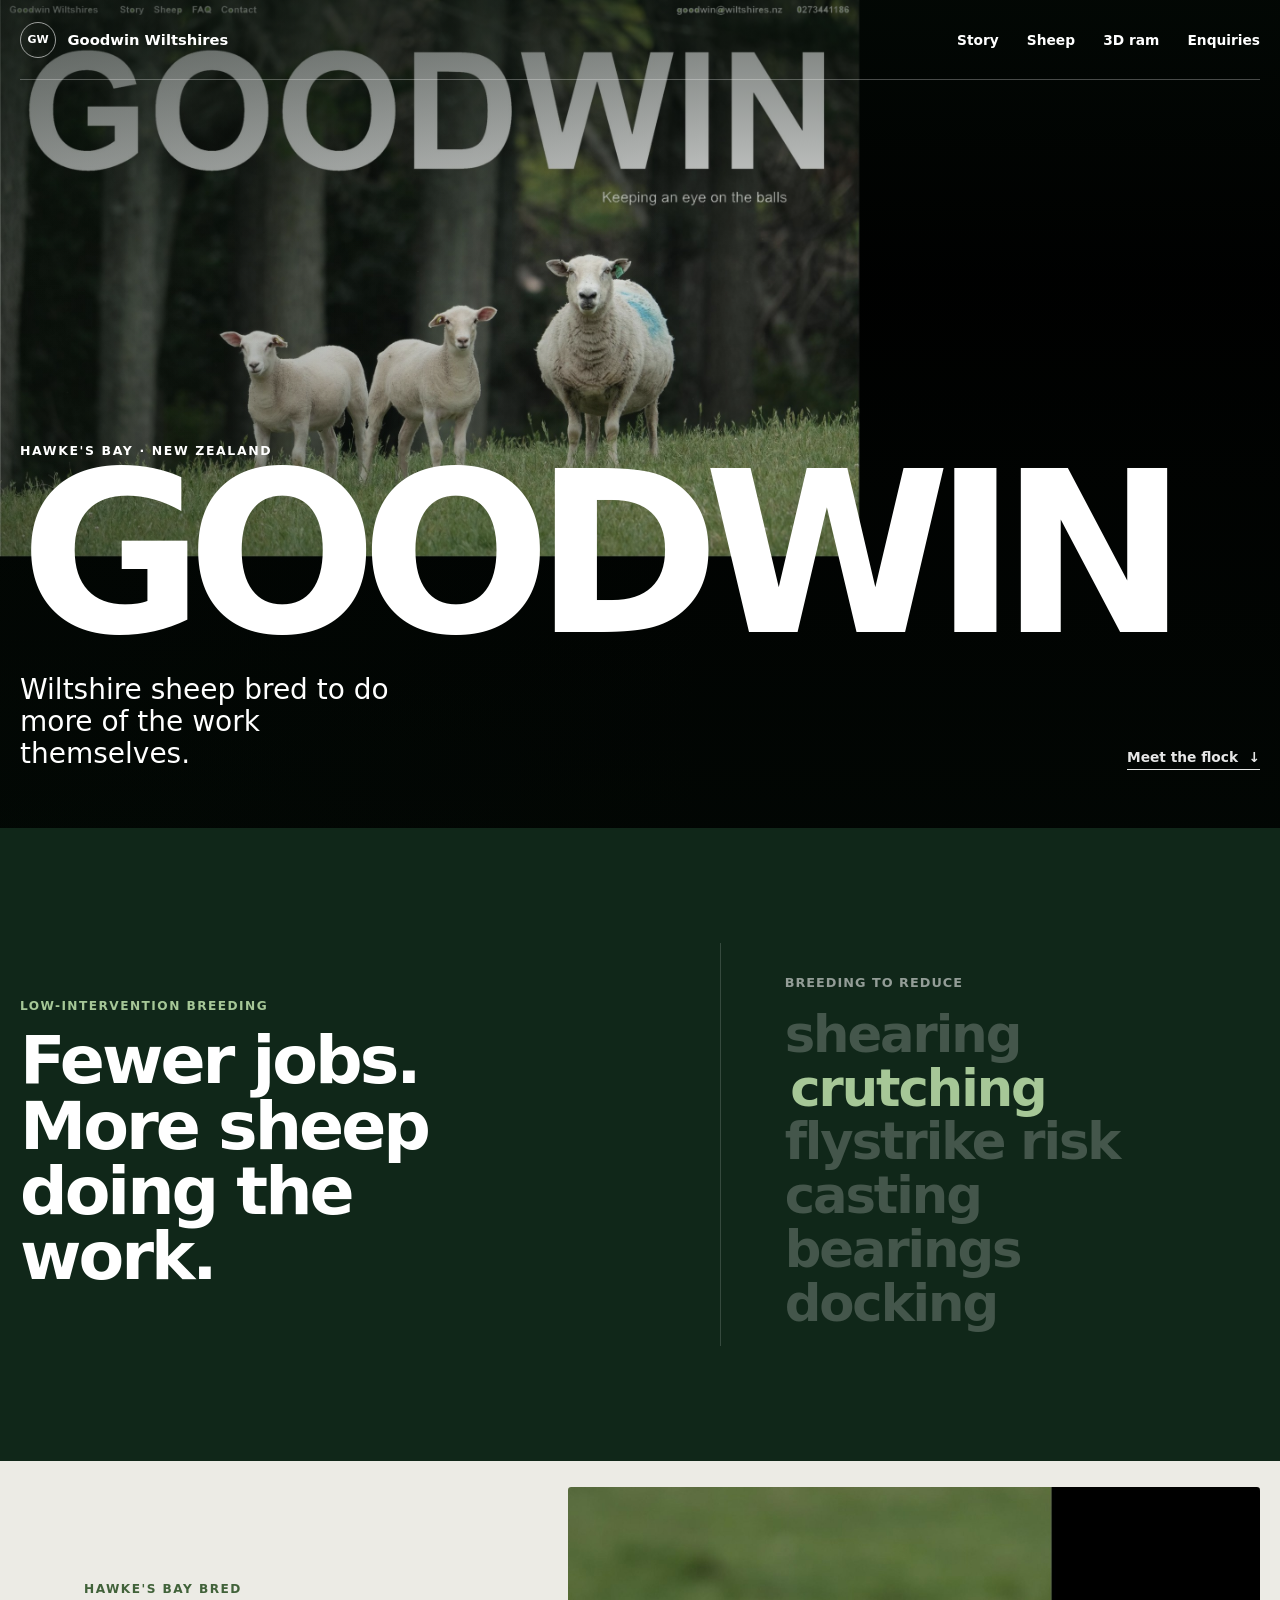
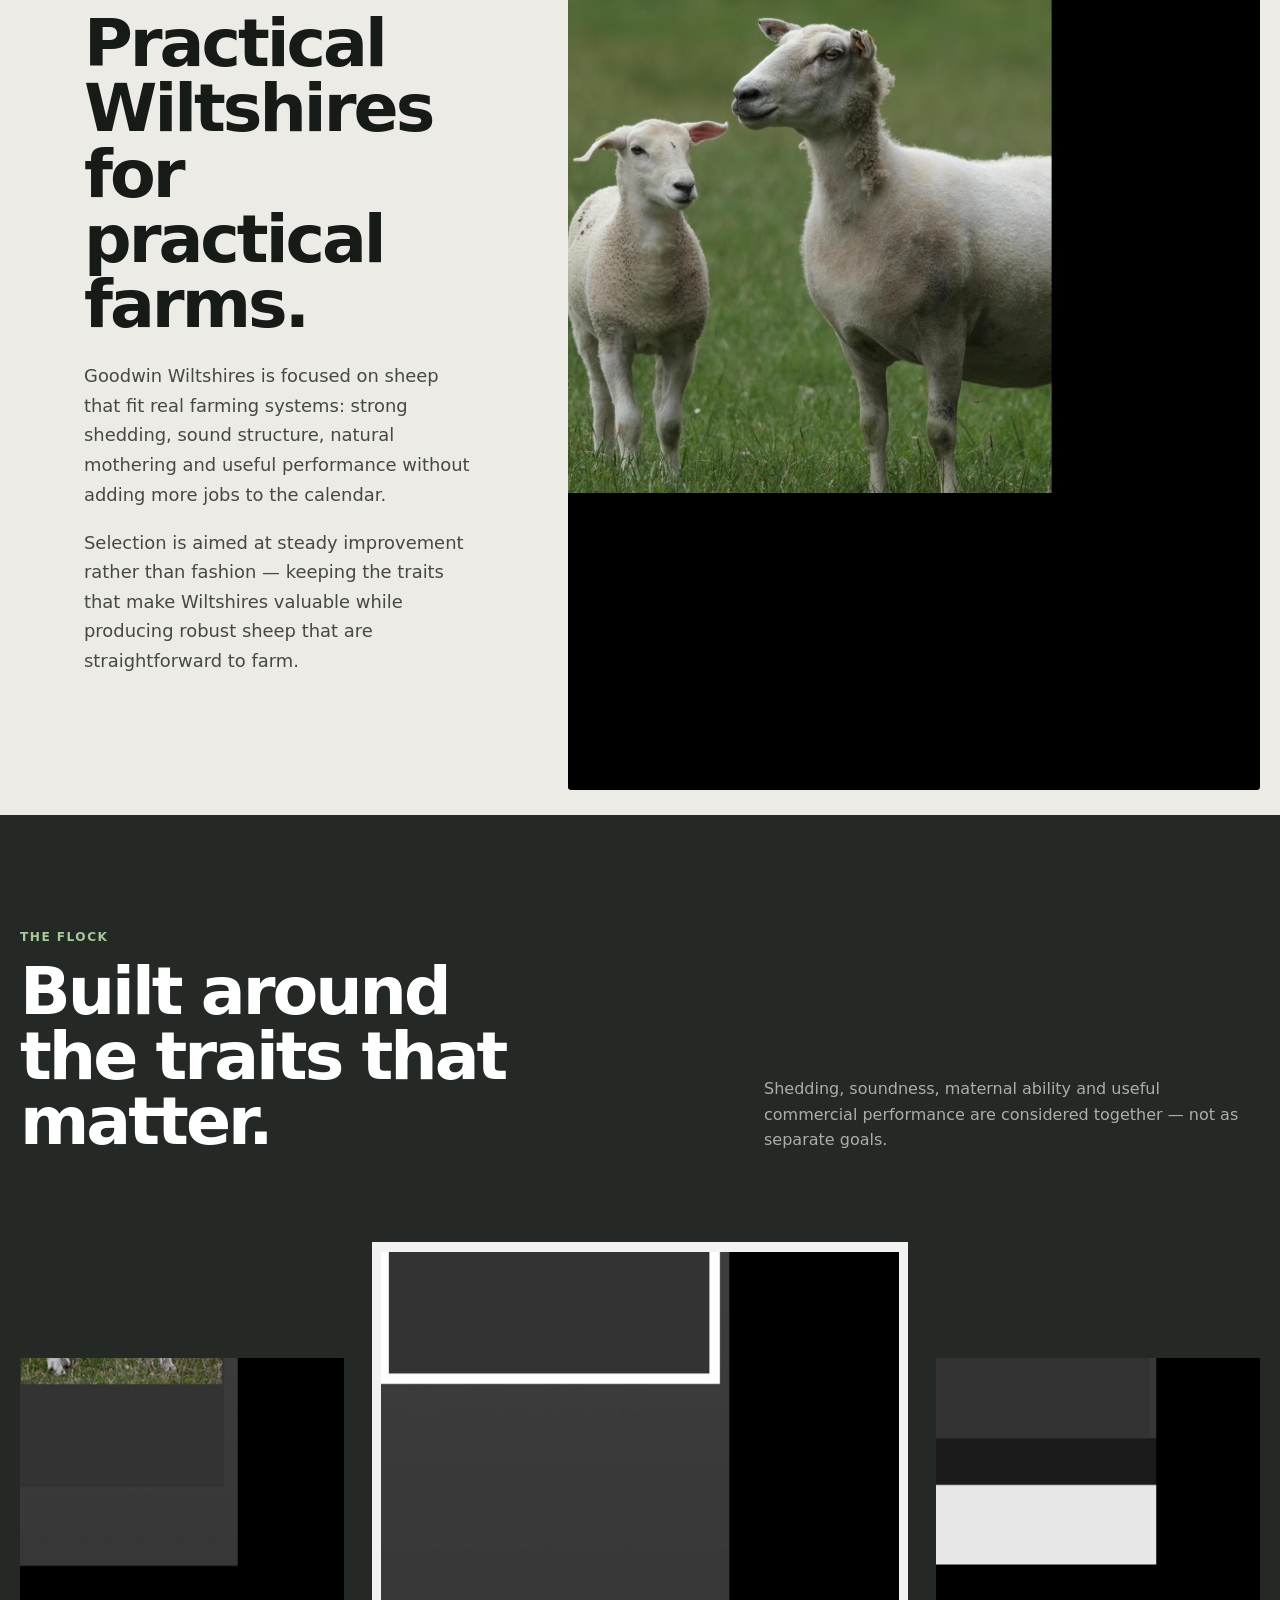
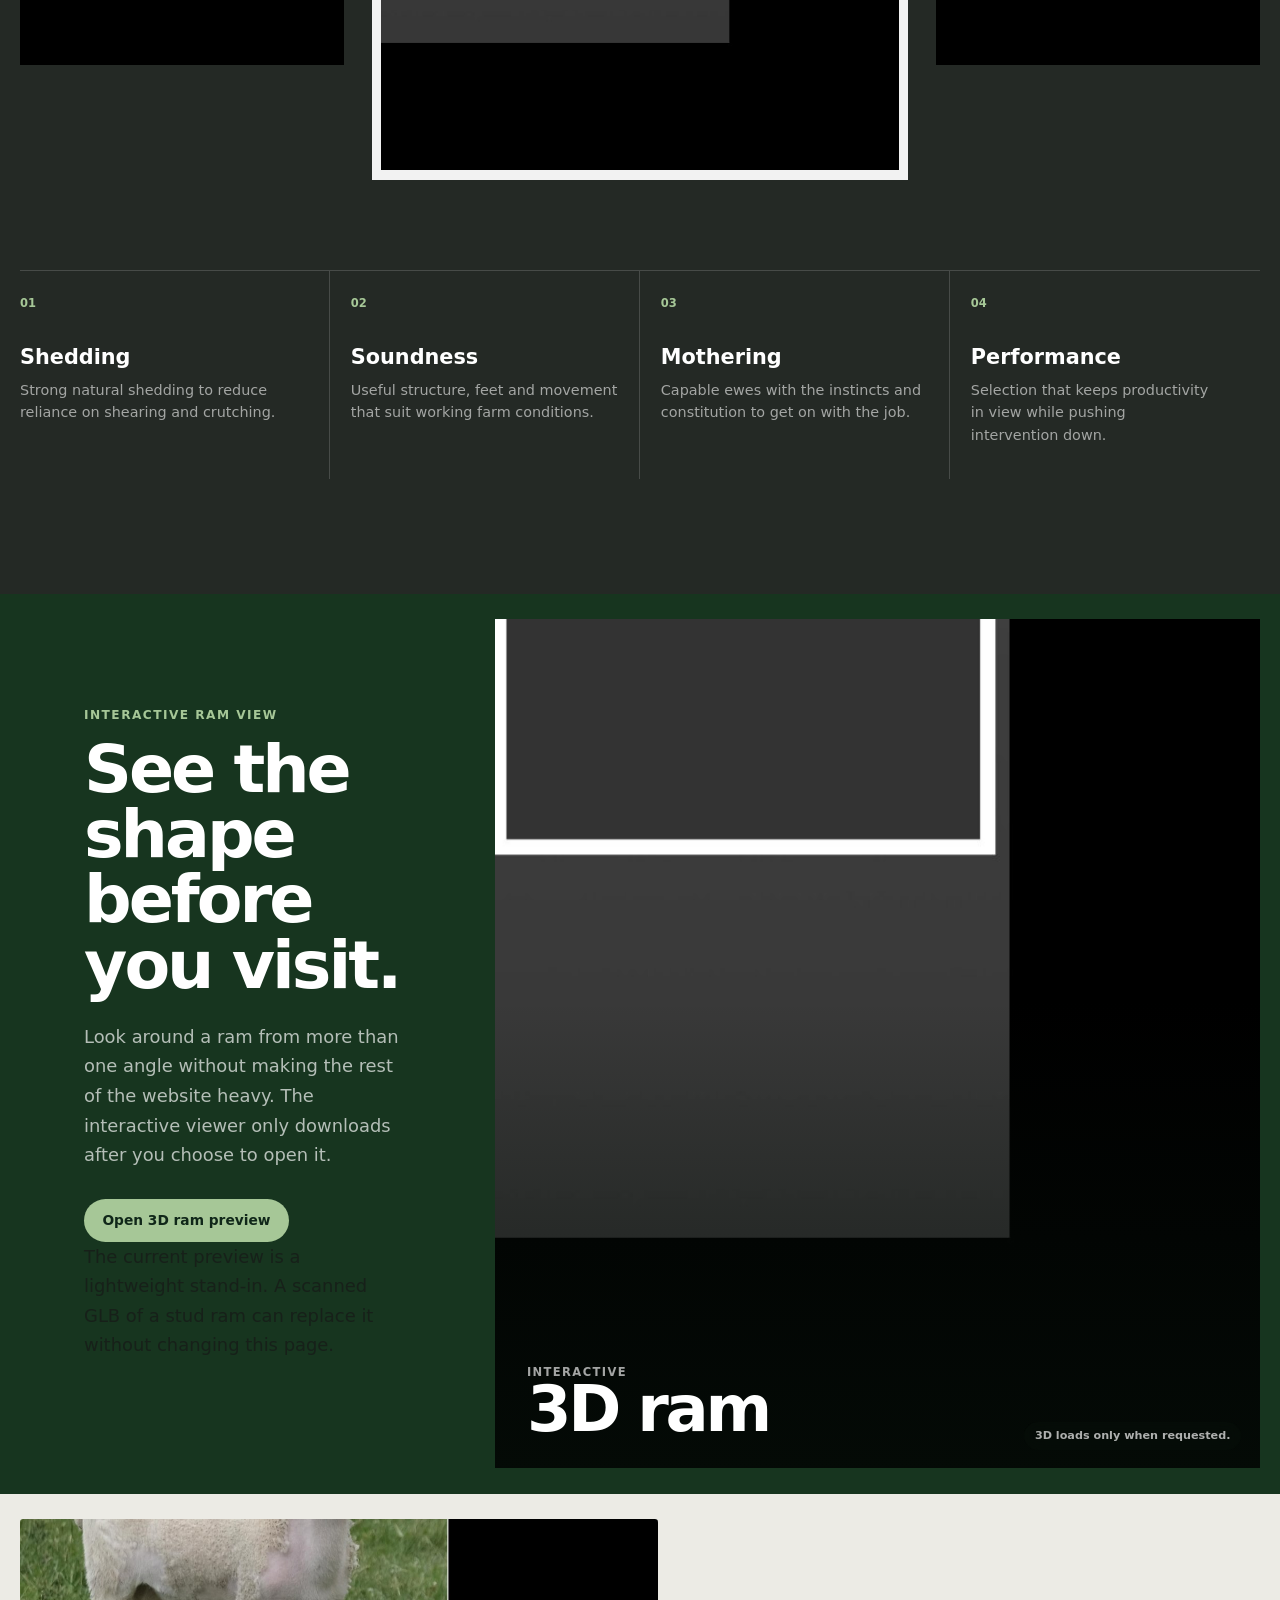
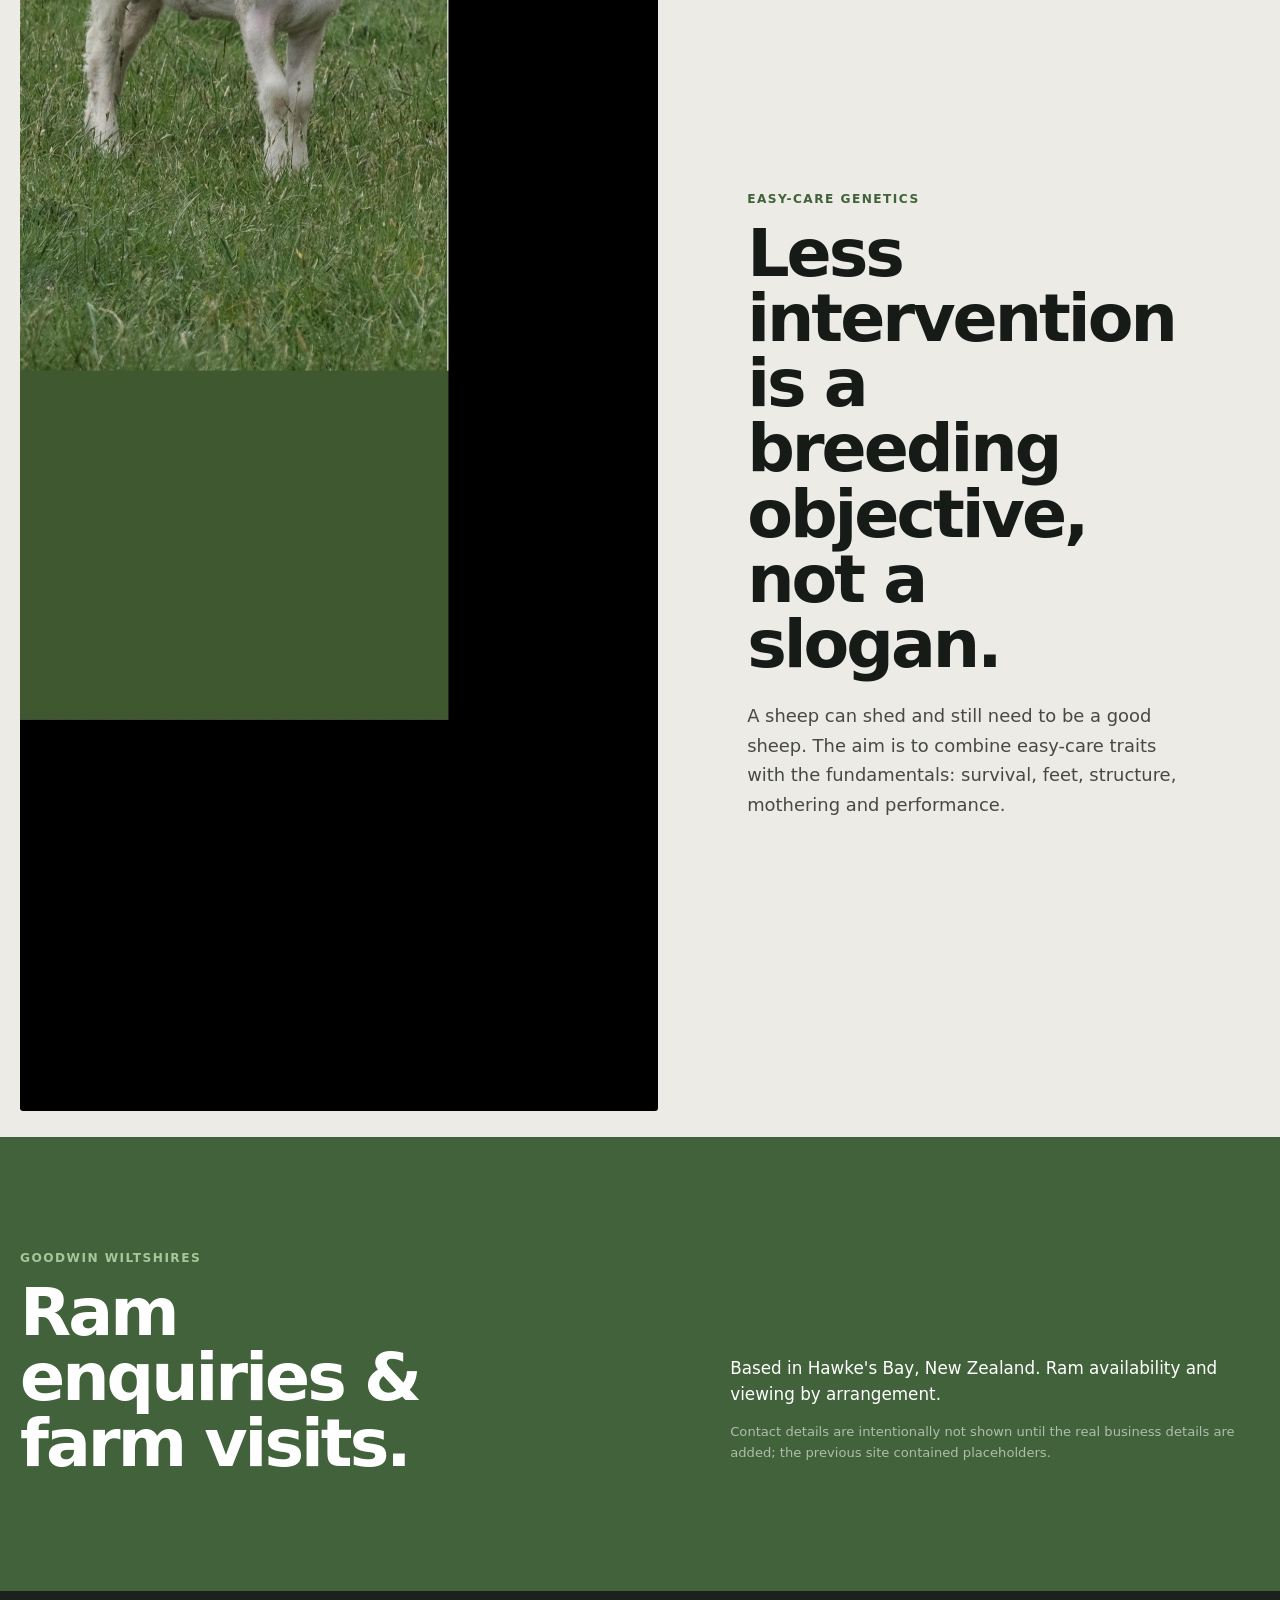
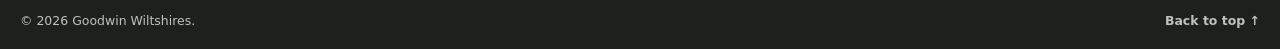
<file: index.html>
<!doctype html>
<html lang="en-NZ">
  <head>
    <meta charset="utf-8">
    <meta name="viewport" content="width=device-width, initial-scale=1">
    <meta name="theme-color" content="#17351f">
    <meta name="description" content="Goodwin Wiltshires — low-intervention Wiltshire sheep bred in Hawke's Bay, New Zealand.">
    <meta name="robots" content="index, follow">
    <meta property="og:type" content="website">
    <meta property="og:title" content="Goodwin Wiltshires | Hawke's Bay">
    <meta property="og:description" content="Shedding Wiltshire sheep bred for soundness, practical farming and fewer interventions.">
    <meta property="og:locale" content="en_NZ">
    <title>Goodwin Wiltshires | Hawke's Bay</title>
    <link rel="icon" href="favicon.svg" type="image/svg+xml">
    <link rel="preload" as="image" href="assets/hero-sheep.jpg" fetchpriority="high">
    <link rel="stylesheet" href="styles.css">
    <script type="application/ld+json">
      {
        "@context": "https://schema.org",
        "@type": "Organization",
        "name": "Goodwin Wiltshires",
        "url": "https://bgoo022.github.io/wiltshires/",
        "description": "Wiltshire sheep stud in Hawke's Bay, New Zealand.",
        "areaServed": "Hawke's Bay, New Zealand"
      }
    </script>
    <script type="importmap">
      {
        "imports": {
          "three": "./vendor/three/three.module.js"
        }
      }
    </script>
  </head>
  <body>
    <a class="skip-link" href="#main">Skip to content</a>

    <header class="hero" id="home">
      <nav class="site-nav" aria-label="Primary navigation">
        <a href="#home" class="brand" aria-label="Goodwin Wiltshires home">
          <span class="brand-mark" aria-hidden="true">GW</span>
          <span>Goodwin Wiltshires</span>
        </a>

        <button class="nav-toggle" type="button" aria-expanded="false" aria-controls="nav-links">
          <span class="sr-only">Open navigation</span>
          <span aria-hidden="true"></span>
          <span aria-hidden="true"></span>
        </button>

        <div class="nav-links" id="nav-links">
          <a href="#story">Story</a>
          <a href="#sheep">Sheep</a>
          <a href="#viewer">3D ram</a>
          <a href="#enquiries">Enquiries</a>
        </div>
      </nav>

      <div class="hero-shade" aria-hidden="true"></div>
      <div class="hero-content">
        <p class="hero-kicker">Hawke's Bay · New Zealand</p>
        <h1>GOODWIN</h1>
        <div class="hero-lower">
          <p class="hero-lead">Wiltshire sheep bred to do more of the work themselves.</p>
          <a class="text-link light" href="#story">Meet the flock <span aria-hidden="true">↓</span></a>
        </div>
      </div>
    </header>

    <main id="main">
      <section class="promise-section" aria-labelledby="promise-heading">
        <div class="section-shell promise-grid">
          <div>
            <p class="eyebrow light">Low-intervention breeding</p>
            <h2 id="promise-heading">Fewer jobs.<br>More sheep doing the work.</h2>
          </div>
          <div class="promise-wheel" data-promise-wheel>
            <p class="promise-prefix">Breeding to reduce</p>
            <ul class="promise-list">
              <li class="active">shearing</li>
              <li>crutching</li>
              <li>flystrike risk</li>
              <li>casting</li>
              <li>bearings</li>
              <li>docking</li>
            </ul>
          </div>
        </div>
      </section>

      <section class="story-section" id="story">
        <div class="section-shell split-layout">
          <div class="story-copy content-copy">
            <p class="eyebrow">Hawke's Bay bred</p>
            <h2>Practical Wiltshires for practical farms.</h2>
            <p>
              Goodwin Wiltshires is focused on sheep that fit real farming systems: strong shedding,
              sound structure, natural mothering and useful performance without adding more jobs to the calendar.
            </p>
            <p>
              Selection is aimed at steady improvement rather than fashion — keeping the traits that make
              Wiltshires valuable while producing robust sheep that are straightforward to farm.
            </p>
          </div>
          <figure class="media-frame story-image">
            <img src="assets/story-ewe-lamb.jpg" alt="Wiltshire ewe with lamb standing in pasture" loading="lazy" decoding="async">
          </figure>
        </div>
      </section>

      <section class="sheep-section" id="sheep" aria-labelledby="sheep-heading">
        <div class="section-shell">
          <div class="section-heading-row">
            <div>
              <p class="eyebrow light">The flock</p>
              <h2 id="sheep-heading">Built around the traits that matter.</h2>
            </div>
            <p>
              Shedding, soundness, maternal ability and useful commercial performance are considered together —
              not as separate goals.
            </p>
          </div>

          <div class="ram-gallery" aria-label="Goodwin Wiltshires sheep gallery">
            <figure class="gallery-card gallery-small">
              <img src="assets/ram-left.jpg" alt="Wiltshire ram standing side-on in pasture" loading="lazy" decoding="async">
            </figure>
            <figure class="gallery-card gallery-feature">
              <img src="assets/ram-feature.jpg" alt="Feature Wiltshire ram standing in green grass" loading="lazy" decoding="async">
            </figure>
            <figure class="gallery-card gallery-small">
              <img src="assets/flock-right.jpg" alt="Small flock of Wiltshire sheep in a paddock" loading="lazy" decoding="async">
            </figure>
          </div>

          <div class="trait-grid" aria-label="Breeding focus">
            <article><span>01</span><h3>Shedding</h3><p>Strong natural shedding to reduce reliance on shearing and crutching.</p></article>
            <article><span>02</span><h3>Soundness</h3><p>Useful structure, feet and movement that suit working farm conditions.</p></article>
            <article><span>03</span><h3>Mothering</h3><p>Capable ewes with the instincts and constitution to get on with the job.</p></article>
            <article><span>04</span><h3>Performance</h3><p>Selection that keeps productivity in view while pushing intervention down.</p></article>
          </div>
        </div>
      </section>

      <section class="viewer-section" id="viewer" aria-labelledby="viewer-heading">
        <div class="section-shell viewer-grid">
          <div class="viewer-copy content-copy">
            <p class="eyebrow light">Interactive ram view</p>
            <h2 id="viewer-heading">See the shape before you visit.</h2>
            <p>
              Look around a ram from more than one angle without making the rest of the website heavy.
              The interactive viewer only downloads after you choose to open it.
            </p>
            <div class="viewer-actions">
              <button class="button button-primary" type="button" data-load-viewer>Open 3D ram preview</button>
              <button class="button button-quiet" type="button" data-reset-view hidden>Reset view</button>
            </div>
            <p class="viewer-note">The current preview is a lightweight stand-in. A scanned GLB of a stud ram can replace it without changing this page.</p>
          </div>

          <div class="viewer-stage" data-viewer-stage>
            <img class="viewer-poster" src="assets/ram-feature.jpg" alt="Wiltshire ram used as the 3D viewer poster" loading="lazy" decoding="async">
            <div class="viewer-poster-shade" aria-hidden="true"></div>
            <div class="viewer-poster-label" aria-hidden="true">
              <span>Interactive</span>
              <strong>3D ram</strong>
            </div>
            <canvas id="ram-canvas" hidden aria-label="Interactive 3D ram preview. Drag to rotate and scroll to zoom."></canvas>
            <p class="viewer-status" data-viewer-status aria-live="polite">3D loads only when requested.</p>
          </div>
        </div>
      </section>

      <section class="feature-section" aria-labelledby="easy-care-heading">
        <div class="section-shell split-layout reverse-on-mobile">
          <figure class="media-frame feature-image">
            <img src="assets/lamb-feature.jpg" alt="Wiltshire lamb looking toward the camera in a paddock" loading="lazy" decoding="async">
          </figure>
          <div class="feature-copy content-copy">
            <p class="eyebrow">Easy-care genetics</p>
            <h2 id="easy-care-heading">Less intervention is a breeding objective, not a slogan.</h2>
            <p>
              A sheep can shed and still need to be a good sheep. The aim is to combine easy-care traits with
              the fundamentals: survival, feet, structure, mothering and performance.
            </p>
          </div>
        </div>
      </section>

      <section class="enquiries-section" id="enquiries" aria-labelledby="enquiries-heading">
        <div class="section-shell enquiries-grid">
          <div>
            <p class="eyebrow light">Goodwin Wiltshires</p>
            <h2 id="enquiries-heading">Ram enquiries &amp; farm visits.</h2>
          </div>
          <div class="enquiry-copy">
            <p>Based in Hawke's Bay, New Zealand. Ram availability and viewing by arrangement.</p>
            <p class="muted">Contact details are intentionally not shown until the real business details are added; the previous site contained placeholders.</p>
          </div>
        </div>
      </section>
    </main>

    <footer class="site-footer">
      <div class="section-shell footer-row">
        <p>© <span data-year>2026</span> Goodwin Wiltshires.</p>
        <a href="#home">Back to top ↑</a>
      </div>
    </footer>

    <script src="script.js" defer></script>
  </body>
</html>
</file>
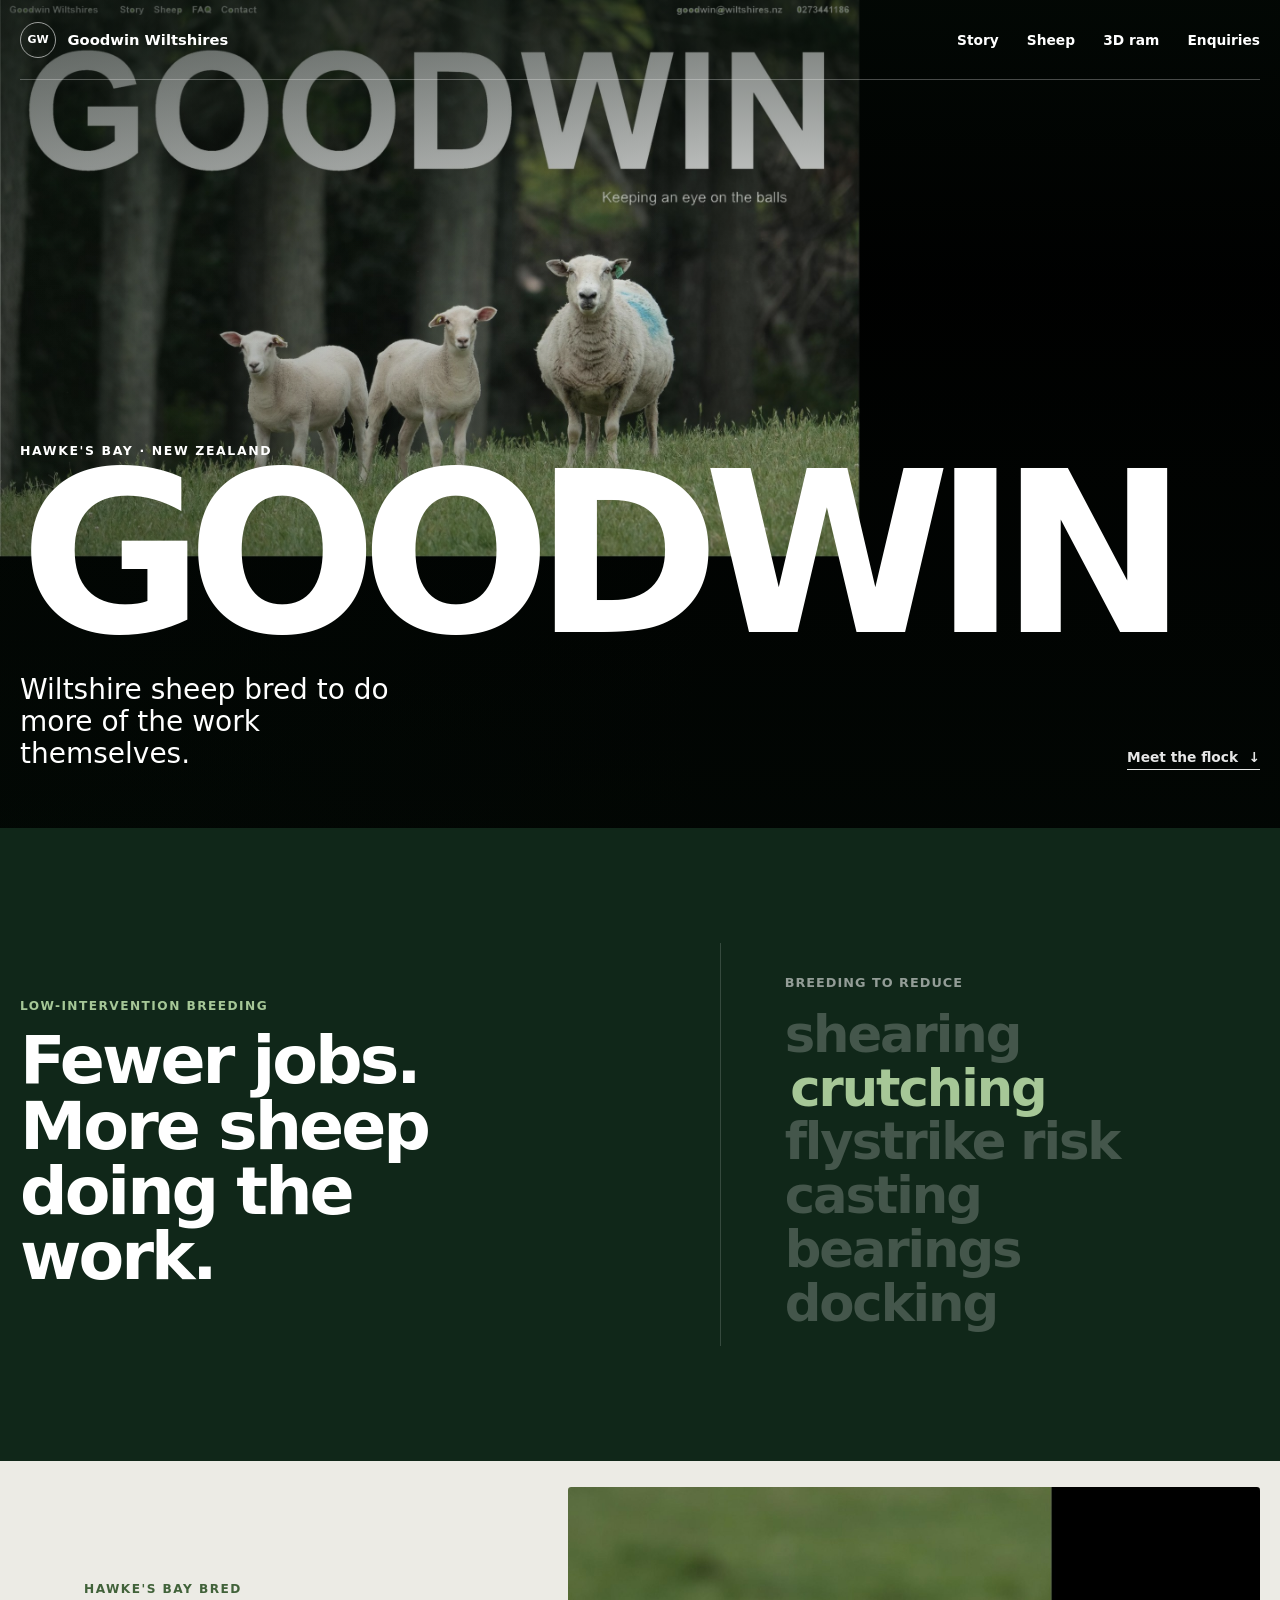
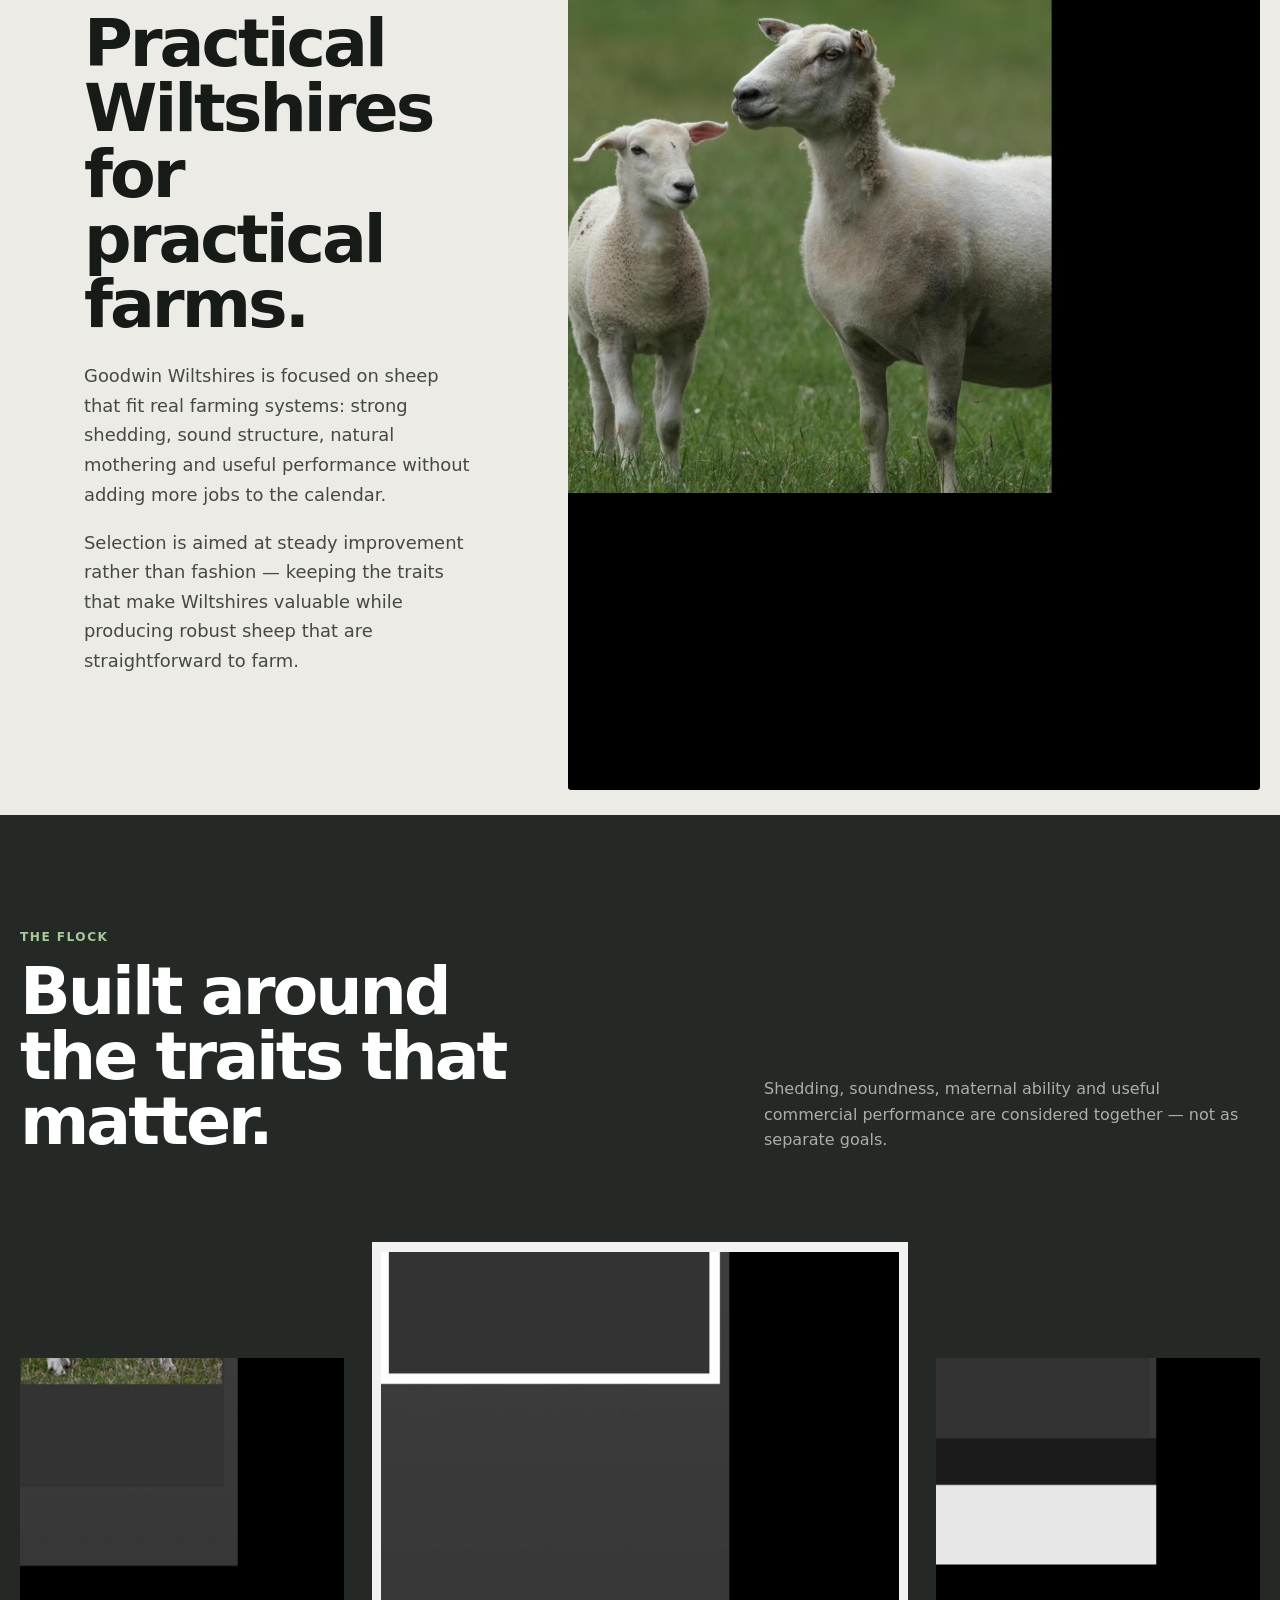
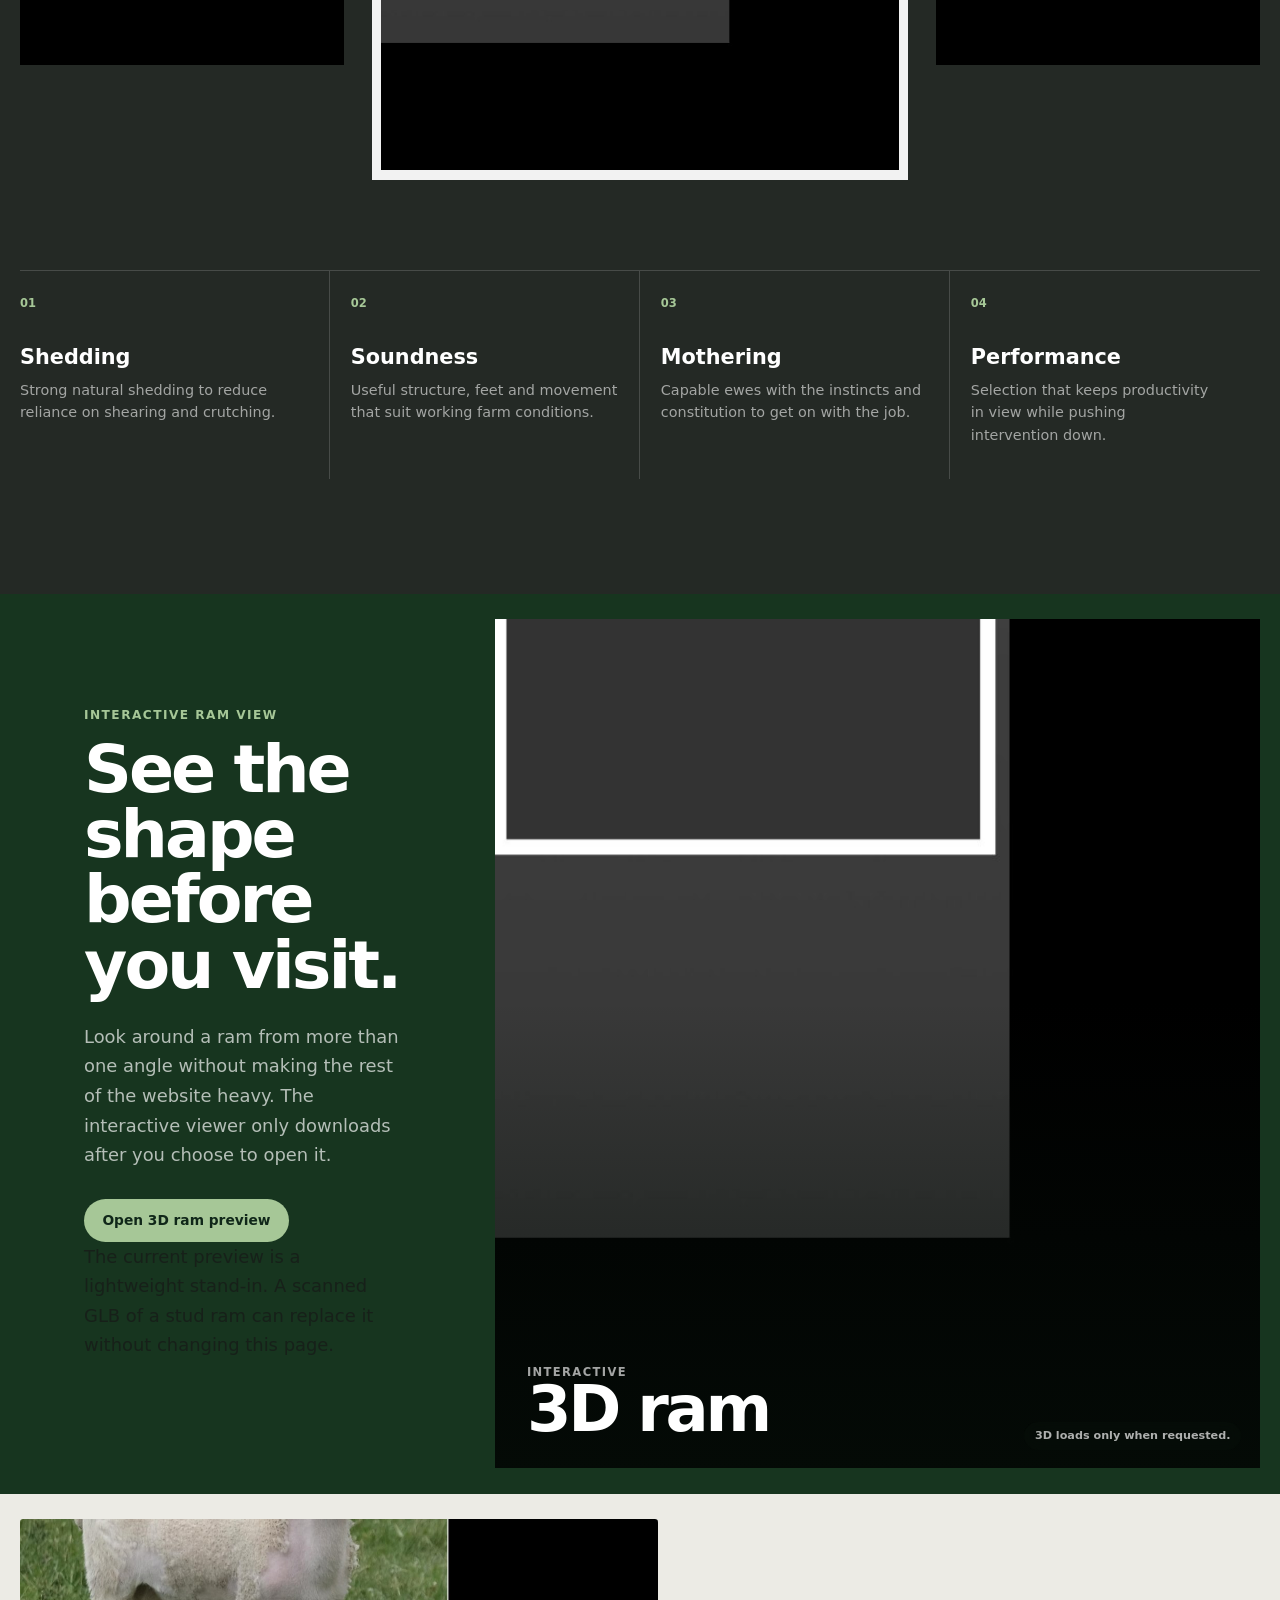
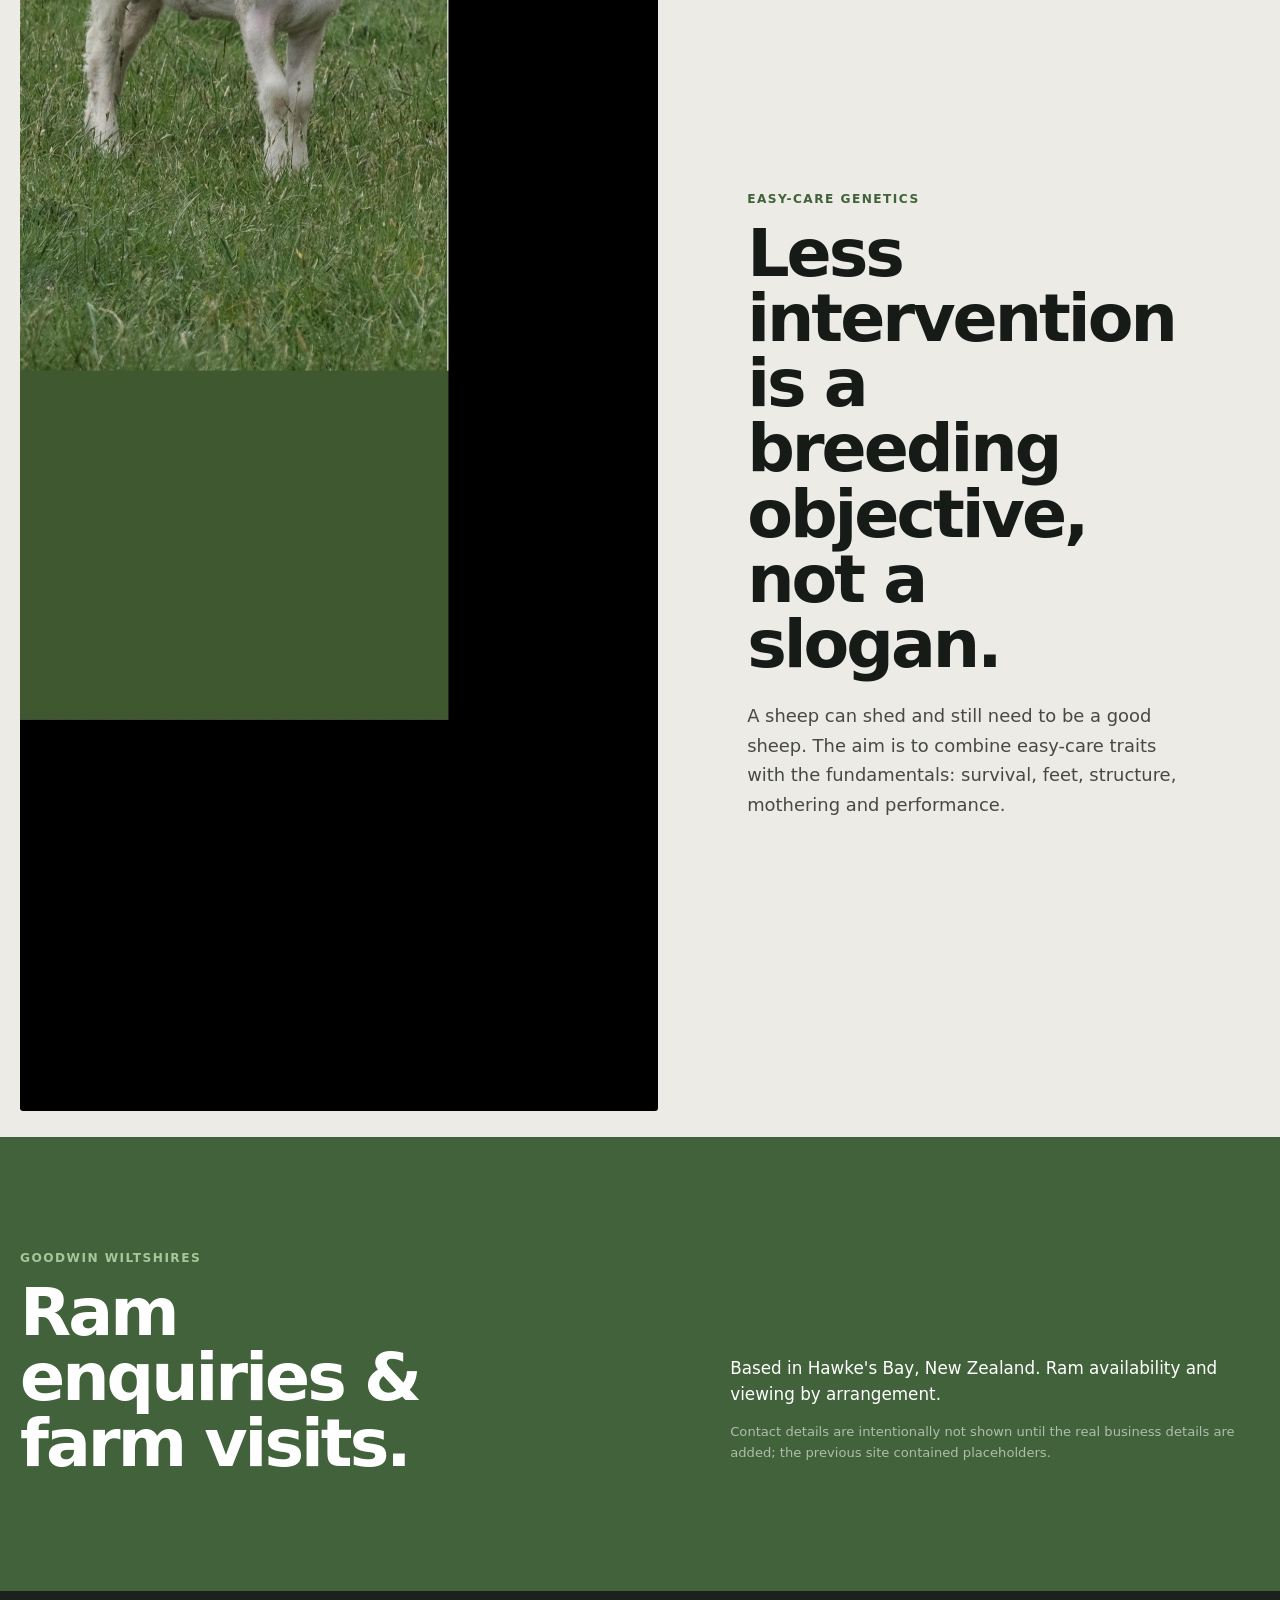
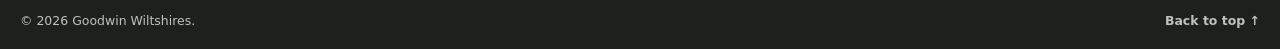
<file: preview/index.html>
<!doctype html>
<html lang="en-NZ">
  <head>
    <meta charset="utf-8">
    <meta name="viewport" content="width=device-width, initial-scale=1">
    <meta name="theme-color" content="#17351f">
    <meta name="description" content="Goodwin Wiltshires — low-intervention Wiltshire sheep bred in Hawke's Bay, New Zealand.">
    <meta name="robots" content="noindex, nofollow">
    <title>Goodwin Wiltshires | Preview</title>
    <link rel="preload" as="image" href="../assets/hero-sheep.jpg" fetchpriority="high">
    <link rel="stylesheet" href="styles.css">
    <script type="importmap">
      {
        "imports": {
          "three": "../vendor/three/three.module.js"
        }
      }
    </script>
  </head>
  <body>
    <a class="skip-link" href="#main">Skip to content</a>

    <header class="hero" id="home">
      <nav class="site-nav" aria-label="Primary navigation">
        <a href="#home" class="brand" aria-label="Goodwin Wiltshires home">
          <span class="brand-mark" aria-hidden="true">GW</span>
          <span>Goodwin Wiltshires</span>
        </a>

        <button class="nav-toggle" type="button" aria-expanded="false" aria-controls="nav-links">
          <span class="sr-only">Open navigation</span>
          <span aria-hidden="true"></span>
          <span aria-hidden="true"></span>
        </button>

        <div class="nav-links" id="nav-links">
          <a href="#story">Story</a>
          <a href="#sheep">Sheep</a>
          <a href="#viewer">3D ram</a>
          <a href="#enquiries">Enquiries</a>
        </div>
      </nav>

      <div class="hero-shade" aria-hidden="true"></div>
      <div class="hero-content">
        <p class="hero-kicker">Hawke's Bay · New Zealand</p>
        <h1>GOODWIN</h1>
        <div class="hero-lower">
          <p class="hero-lead">Wiltshire sheep bred to do more of the work themselves.</p>
          <a class="text-link light" href="#story">Meet the flock <span aria-hidden="true">↓</span></a>
        </div>
      </div>
    </header>

    <main id="main">
      <section class="promise-section" aria-labelledby="promise-heading">
        <div class="section-shell promise-grid">
          <div>
            <p class="eyebrow light">Low-intervention breeding</p>
            <h2 id="promise-heading">Fewer jobs.<br>More sheep doing the work.</h2>
          </div>
          <div class="promise-wheel" data-promise-wheel>
            <p class="promise-prefix">Breeding to reduce</p>
            <ul class="promise-list">
              <li class="active">shearing</li>
              <li>crutching</li>
              <li>flystrike risk</li>
              <li>casting</li>
              <li>bearings</li>
              <li>docking</li>
            </ul>
          </div>
        </div>
      </section>

      <section class="story-section" id="story">
        <div class="section-shell split-layout">
          <div class="story-copy content-copy">
            <p class="eyebrow">Hawke's Bay bred</p>
            <h2>Practical Wiltshires for practical farms.</h2>
            <p>
              Goodwin Wiltshires is focused on sheep that fit real farming systems: strong shedding,
              sound structure, natural mothering and useful performance without adding more jobs to the calendar.
            </p>
            <p>
              Selection is aimed at steady improvement rather than fashion — keeping the traits that make
              Wiltshires valuable while producing robust sheep that are straightforward to farm.
            </p>
          </div>
          <figure class="media-frame story-image">
            <img src="../assets/story-ewe-lamb.jpg" alt="Wiltshire ewe with lamb standing in pasture" loading="lazy" decoding="async">
          </figure>
        </div>
      </section>

      <section class="sheep-section" id="sheep" aria-labelledby="sheep-heading">
        <div class="section-shell">
          <div class="section-heading-row">
            <div>
              <p class="eyebrow light">The flock</p>
              <h2 id="sheep-heading">Built around the traits that matter.</h2>
            </div>
            <p>
              Shedding, soundness, maternal ability and useful commercial performance are considered together —
              not as separate goals.
            </p>
          </div>

          <div class="ram-gallery" aria-label="Goodwin Wiltshires sheep gallery">
            <figure class="gallery-card gallery-small">
              <img src="../assets/ram-left.jpg" alt="Wiltshire ram standing side-on in pasture" loading="lazy" decoding="async">
            </figure>
            <figure class="gallery-card gallery-feature">
              <img src="../assets/ram-feature.jpg" alt="Feature Wiltshire ram standing in green grass" loading="lazy" decoding="async">
            </figure>
            <figure class="gallery-card gallery-small">
              <img src="../assets/flock-right.jpg" alt="Small flock of Wiltshire sheep in a paddock" loading="lazy" decoding="async">
            </figure>
          </div>

          <div class="trait-grid" aria-label="Breeding focus">
            <article><span>01</span><h3>Shedding</h3><p>Strong natural shedding to reduce reliance on shearing and crutching.</p></article>
            <article><span>02</span><h3>Soundness</h3><p>Useful structure, feet and movement that suit working farm conditions.</p></article>
            <article><span>03</span><h3>Mothering</h3><p>Capable ewes with the instincts and constitution to get on with the job.</p></article>
            <article><span>04</span><h3>Performance</h3><p>Selection that keeps productivity in view while pushing intervention down.</p></article>
          </div>
        </div>
      </section>

      <section class="viewer-section" id="viewer" aria-labelledby="viewer-heading">
        <div class="section-shell viewer-grid">
          <div class="viewer-copy content-copy">
            <p class="eyebrow light">Interactive ram view</p>
            <h2 id="viewer-heading">See the shape before you visit.</h2>
            <p>
              Look around a ram from more than one angle without making the rest of the website heavy.
              The interactive viewer only downloads after you choose to open it.
            </p>
            <div class="viewer-actions">
              <button class="button button-primary" type="button" data-load-viewer>Open 3D ram preview</button>
              <button class="button button-quiet" type="button" data-reset-view hidden>Reset view</button>
            </div>
            <p class="viewer-note">The current preview is a lightweight stand-in. A scanned GLB of a stud ram can replace it without changing this page.</p>
          </div>

          <div class="viewer-stage" data-viewer-stage>
            <img class="viewer-poster" src="../assets/ram-feature.jpg" alt="Wiltshire ram used as the 3D viewer poster" loading="lazy" decoding="async">
            <div class="viewer-poster-shade" aria-hidden="true"></div>
            <div class="viewer-poster-label" aria-hidden="true">
              <span>Interactive</span>
              <strong>3D ram</strong>
            </div>
            <canvas id="ram-canvas" hidden aria-label="Interactive 3D ram preview. Drag to rotate and scroll to zoom."></canvas>
            <p class="viewer-status" data-viewer-status aria-live="polite">3D loads only when requested.</p>
          </div>
        </div>
      </section>

      <section class="feature-section" aria-labelledby="easy-care-heading">
        <div class="section-shell split-layout reverse-on-mobile">
          <figure class="media-frame feature-image">
            <img src="../assets/lamb-feature.jpg" alt="Wiltshire lamb looking toward the camera in a paddock" loading="lazy" decoding="async">
          </figure>
          <div class="feature-copy content-copy">
            <p class="eyebrow">Easy-care genetics</p>
            <h2 id="easy-care-heading">Less intervention is a breeding objective, not a slogan.</h2>
            <p>
              A sheep can shed and still need to be a good sheep. The aim is to combine easy-care traits with
              the fundamentals: survival, feet, structure, mothering and performance.
            </p>
          </div>
        </div>
      </section>

      <section class="enquiries-section" id="enquiries" aria-labelledby="enquiries-heading">
        <div class="section-shell enquiries-grid">
          <div>
            <p class="eyebrow light">Goodwin Wiltshires</p>
            <h2 id="enquiries-heading">Ram enquiries &amp; farm visits.</h2>
          </div>
          <div class="enquiry-copy">
            <p>Based in Hawke's Bay, New Zealand. Ram availability and viewing by arrangement.</p>
            <p class="muted">Contact details are intentionally not shown until the real business details are added; the previous site contained placeholders.</p>
          </div>
        </div>
      </section>
    </main>

    <footer class="site-footer">
      <div class="section-shell footer-row">
        <p>© <span data-year>2026</span> Goodwin Wiltshires.</p>
        <a href="#home">Back to top ↑</a>
      </div>
    </footer>

    <script src="script.js" defer></script>
  </body>
</html>
</file>
<file: styles.css>
:root {
  --ink: #171b18;
  --deep: #102719;
  --deep-2: #17351f;
  --field: #41623a;
  --leaf: #a6c797;
  --cream: #f3f1e9;
  --paper: #ecebe5;
  --white: #ffffff;
  --line: rgba(23, 27, 24, 0.14);
  --shell: min(1320px, calc(100% - 2.5rem));
  --radius: 1.15rem;
}

* { box-sizing: border-box; }
html { scroll-behavior: smooth; scroll-padding-top: 5rem; }
body {
  margin: 0;
  color: var(--ink);
  background: var(--paper);
  font-family: Inter, ui-sans-serif, system-ui, -apple-system, BlinkMacSystemFont, "Segoe UI", sans-serif;
  -webkit-font-smoothing: antialiased;
}
img { display: block; width: 100%; height: 100%; object-fit: cover; }
a { color: inherit; text-decoration: none; }
button { font: inherit; }
::selection { background: var(--leaf); color: var(--deep); }

.sr-only {
  position: absolute;
  width: 1px;
  height: 1px;
  padding: 0;
  margin: -1px;
  overflow: hidden;
  clip: rect(0, 0, 0, 0);
  white-space: nowrap;
  border: 0;
}

.skip-link {
  position: fixed;
  z-index: 100;
  top: .7rem;
  left: .7rem;
  transform: translateY(-160%);
  padding: .7rem 1rem;
  background: var(--white);
  border-radius: .4rem;
  font-weight: 800;
}
.skip-link:focus { transform: translateY(0); }

.section-shell { width: var(--shell); margin-inline: auto; }
.eyebrow {
  margin: 0 0 1rem;
  color: var(--field);
  font-size: .76rem;
  line-height: 1;
  font-weight: 850;
  letter-spacing: .12em;
  text-transform: uppercase;
}
.eyebrow.light { color: var(--leaf); }

h1, h2, h3, p { text-wrap: pretty; }
h2 {
  max-width: 12ch;
  margin: 0 0 1.5rem;
  font-size: clamp(2.25rem, 5.2vw, 5.4rem);
  line-height: .98;
  letter-spacing: -.045em;
  font-weight: 620;
}
.content-copy > p:not(.eyebrow) {
  max-width: 40rem;
  margin: 0 0 1.15rem;
  font-size: clamp(1rem, 1.4vw, 1.13rem);
  line-height: 1.65;
  color: rgba(23, 27, 24, .78);
}

.hero {
  position: relative;
  min-height: min(880px, 92svh);
  overflow: hidden;
  color: var(--white);
  background: url("assets/hero-sheep.jpg") center 64% / cover no-repeat;
}
.hero-shade {
  position: absolute;
  inset: 0;
  background:
    linear-gradient(180deg, rgba(4, 13, 7, .58) 0%, rgba(4, 13, 7, .08) 34%, rgba(4, 13, 7, .48) 100%),
    linear-gradient(90deg, rgba(4, 13, 7, .27), transparent 55%);
  pointer-events: none;
}
.site-nav {
  position: relative;
  z-index: 5;
  width: var(--shell);
  margin-inline: auto;
  min-height: 5rem;
  display: grid;
  grid-template-columns: 1fr auto;
  align-items: center;
  gap: 2rem;
  border-bottom: 1px solid rgba(255, 255, 255, .28);
}
.brand { display: inline-flex; align-items: center; gap: .72rem; width: fit-content; font-size: .92rem; font-weight: 800; }
.brand-mark {
  display: grid;
  place-items: center;
  width: 2.25rem;
  aspect-ratio: 1;
  border: 1px solid rgba(255,255,255,.58);
  border-radius: 50%;
  font-size: .69rem;
  letter-spacing: -.02em;
}
.nav-links { display: flex; align-items: center; gap: clamp(1rem, 2.2vw, 2rem); font-size: .86rem; font-weight: 700; }
.nav-links a { position: relative; padding: .6rem 0; }
.nav-links a::after {
  content: "";
  position: absolute;
  left: 0;
  right: 100%;
  bottom: .28rem;
  height: 1px;
  background: currentColor;
  transition: right 180ms ease;
}
.nav-links a:hover::after, .nav-links a:focus-visible::after { right: 0; }
.nav-toggle { display: none; }
.hero-content {
  position: absolute;
  z-index: 2;
  inset: 5rem 0 0;
  width: var(--shell);
  margin-inline: auto;
  display: flex;
  flex-direction: column;
  justify-content: flex-end;
  padding-bottom: clamp(2rem, 4.5vw, 4rem);
}
.hero-kicker { margin: 0 0 1rem; font-size: .78rem; font-weight: 800; letter-spacing: .13em; text-transform: uppercase; }
.hero h1 {
  margin: 0;
  font-size: clamp(5rem, 17.5vw, 15rem);
  line-height: .72;
  letter-spacing: -.075em;
  font-weight: 850;
}
.hero-lower {
  display: grid;
  grid-template-columns: minmax(0, 1fr) auto;
  align-items: end;
  gap: 2rem;
  margin-top: clamp(1.4rem, 3vw, 2.5rem);
}
.hero-lead { max-width: 26rem; margin: 0; font-size: clamp(1.18rem, 2.2vw, 1.75rem); line-height: 1.15; font-weight: 540; }
.text-link { display: inline-flex; align-items: center; gap: .65rem; padding-bottom: .25rem; border-bottom: 1px solid currentColor; font-size: .86rem; font-weight: 800; }
.text-link.light { color: rgba(255,255,255,.9); }

.promise-section { padding: clamp(5rem, 9vw, 9rem) 0; color: var(--white); background: var(--deep); }
.promise-grid { display: grid; grid-template-columns: 1.05fr .95fr; gap: clamp(3rem, 8vw, 9rem); align-items: center; }
.promise-grid h2 { max-width: 10ch; margin-bottom: 0; }
.promise-wheel { min-height: 21rem; padding: 2rem 0 1rem clamp(1.5rem, 5vw, 5rem); border-left: 1px solid rgba(255,255,255,.16); }
.promise-prefix { margin: 0 0 1.1rem; color: rgba(255,255,255,.55); font-size: .8rem; font-weight: 750; letter-spacing: .08em; text-transform: uppercase; }
.promise-list { list-style: none; margin: 0; padding: 0; }
.promise-list li {
  min-height: 2.7rem;
  color: rgba(255,255,255,.22);
  font-size: clamp(1.75rem, 4vw, 3.7rem);
  line-height: 1.05;
  font-weight: 760;
  letter-spacing: -.04em;
  transition: color 280ms ease, transform 280ms ease;
}
.promise-list li.active { color: var(--leaf); transform: translateX(.35rem); }

.story-section, .feature-section { padding: clamp(1rem, 2vw, 1.6rem) 0; background: var(--paper); }
.split-layout { display: grid; grid-template-columns: .86fr 1.14fr; gap: clamp(1rem, 2vw, 1.6rem); align-items: stretch; }
.story-copy, .feature-copy { align-self: center; padding: clamp(3rem, 7.5vw, 7.5rem) clamp(1rem, 5vw, 5rem); }
.media-frame { margin: 0; min-height: clamp(28rem, 58vw, 48rem); overflow: hidden; border-radius: .2rem; background: #d9d8d1; }

.sheep-section { padding: clamp(5rem, 9vw, 9rem) 0; color: var(--white); background: #242925; }
.section-heading-row { display: grid; grid-template-columns: 1fr minmax(18rem, 31rem); gap: 3rem; align-items: end; }
.section-heading-row h2 { max-width: 11ch; }
.section-heading-row > p { margin: 0 0 1.6rem; color: rgba(255,255,255,.62); font-size: 1rem; line-height: 1.6; }
.ram-gallery {
  display: grid;
  grid-template-columns: .82fr 1.36fr .82fr;
  gap: clamp(.9rem, 2.2vw, 1.8rem);
  align-items: center;
  margin-top: clamp(2.3rem, 5vw, 4.5rem);
}
.gallery-card { margin: 0; overflow: hidden; background: #131713; }
.gallery-small { height: clamp(14rem, 24vw, 22rem); }
.gallery-feature { height: clamp(23rem, 42vw, 38rem); padding: .6rem; background: rgba(255,255,255,.94); }
.gallery-card img { transition: transform 500ms cubic-bezier(.2,.7,.2,1); }
.gallery-card:hover img { transform: scale(1.018); }
.trait-grid {
  display: grid;
  grid-template-columns: repeat(4, 1fr);
  margin-top: clamp(3.5rem, 7vw, 6rem);
  border-top: 1px solid rgba(255,255,255,.16);
}
.trait-grid article { min-height: 13rem; padding: 1.35rem 1.3rem 1rem 0; border-right: 1px solid rgba(255,255,255,.16); }
.trait-grid article:not(:first-child) { padding-left: 1.3rem; }
.trait-grid article:last-child { border-right: 0; }
.trait-grid span { color: var(--leaf); font-size: .72rem; font-weight: 800; }
.trait-grid h3 { margin: 2.1rem 0 .65rem; font-size: 1.3rem; }
.trait-grid p { margin: 0; color: rgba(255,255,255,.58); font-size: .9rem; line-height: 1.55; }

.viewer-section { padding: clamp(1rem, 2vw, 1.6rem) 0; color: var(--white); background: var(--deep-2); }
.viewer-grid { display: grid; grid-template-columns: .74fr 1.26fr; gap: clamp(1rem, 2vw, 1.6rem); min-height: 46rem; }
.viewer-copy { align-self: center; padding: clamp(3rem, 7vw, 7rem) clamp(1rem, 5vw, 5rem); }
.viewer-copy h2 { max-width: 9ch; }
.viewer-copy > p:not(.eyebrow):not(.viewer-note) { color: rgba(255,255,255,.68); }
.viewer-actions { display: flex; flex-wrap: wrap; gap: .7rem; margin-top: 1.8rem; }
.button { border: 0; border-radius: 999px; padding: .85rem 1.15rem; cursor: pointer; font-size: .86rem; font-weight: 820; }
.button-primary { color: var(--deep); background: var(--leaf); }
.button-primary:hover, .button-primary:focus-visible { filter: brightness(1.06); }
.button-quiet { color: var(--white); background: transparent; border: 1px solid rgba(255,255,255,.3); }
.viewer-note { max-width: 34rem; margin: 1.1rem 0 0; color: rgba(255,255,255,.42); font-size: .78rem; line-height: 1.5; }
.viewer-stage { position: relative; min-height: 42rem; overflow: hidden; background: #0e1911; }
.viewer-poster { position: absolute; inset: 0; transition: opacity 250ms ease; }
.viewer-poster-shade { position: absolute; inset: 0; background: linear-gradient(180deg, transparent 45%, rgba(6,15,9,.66)); transition: opacity 250ms ease; }
.viewer-poster-label { position: absolute; left: 2rem; bottom: 2rem; display: grid; gap: .15rem; transition: opacity 250ms ease; }
.viewer-poster-label span { color: rgba(255,255,255,.64); font-size: .72rem; text-transform: uppercase; letter-spacing: .12em; font-weight: 800; }
.viewer-poster-label strong { font-size: clamp(2.2rem, 5vw, 5.4rem); line-height: .85; letter-spacing: -.05em; }
.viewer-stage.is-live .viewer-poster, .viewer-stage.is-live .viewer-poster-shade, .viewer-stage.is-live .viewer-poster-label { opacity: 0; pointer-events: none; }
#ram-canvas { display: block; width: 100%; height: 100%; min-height: 42rem; cursor: grab; }
#ram-canvas:active { cursor: grabbing; }
.viewer-status { position: absolute; right: 1.2rem; bottom: 1.15rem; margin: 0; padding: .45rem .65rem; border-radius: 999px; color: rgba(255,255,255,.68); background: rgba(8,16,10,.55); backdrop-filter: blur(8px); font-size: .7rem; font-weight: 800; }

.feature-section .split-layout { grid-template-columns: 1.05fr .95fr; }
.feature-image { min-height: clamp(31rem, 62vw, 52rem); }
.enquiries-section { padding: clamp(5rem, 9vw, 8rem) 0; color: var(--white); background: var(--field); }
.enquiries-grid { display: grid; grid-template-columns: 1fr .8fr; gap: 3rem; align-items: end; }
.enquiries-grid h2 { max-width: 9ch; margin-bottom: 0; }
.enquiry-copy { max-width: 36rem; justify-self: end; }
.enquiry-copy p { margin: 0 0 .8rem; font-size: 1.05rem; line-height: 1.6; }
.enquiry-copy .muted { color: rgba(255,255,255,.58); font-size: .82rem; }
.site-footer { padding: 1.35rem 0; color: rgba(255,255,255,.72); background: #1c211d; font-size: .78rem; }
.footer-row { display: flex; align-items: center; justify-content: space-between; gap: 1rem; }
.footer-row p { margin: 0; }
.footer-row a { font-weight: 800; }

@media (max-width: 900px) {
  :root { --shell: min(1320px, calc(100% - 1.5rem)); }
  .site-nav { min-height: 4.5rem; }
  .nav-toggle {
    display: grid;
    place-items: center;
    justify-self: end;
    width: 2.8rem;
    height: 2.8rem;
    border: 1px solid rgba(255,255,255,.35);
    border-radius: 50%;
    color: var(--white);
    background: rgba(7,19,10,.14);
    cursor: pointer;
  }
  .nav-toggle > span:not(.sr-only) { width: 1rem; height: 1px; background: currentColor; margin: 2px 0; }
  .nav-links {
    position: absolute;
    top: calc(100% + .65rem);
    left: 0;
    right: 0;
    display: none;
    padding: .8rem;
    border-radius: .8rem;
    background: rgba(13,31,19,.96);
    box-shadow: 0 1rem 3rem rgba(0,0,0,.2);
  }
  .nav-links.is-open { display: grid; }
  .nav-links a { padding: .8rem .65rem; }
  .hero-content { top: 4.5rem; }
  .promise-grid, .split-layout, .section-heading-row, .viewer-grid, .enquiries-grid { grid-template-columns: 1fr; }
  .promise-wheel { padding-left: 0; border-left: 0; border-top: 1px solid rgba(255,255,255,.16); padding-top: 2.2rem; }
  .section-heading-row > p { max-width: 38rem; }
  .viewer-grid { min-height: 0; }
  .viewer-stage, #ram-canvas { min-height: 34rem; }
  .feature-section .split-layout { grid-template-columns: 1fr; }
  .enquiry-copy { justify-self: start; }
  .trait-grid { grid-template-columns: repeat(2, 1fr); }
  .trait-grid article:nth-child(2) { border-right: 0; }
  .trait-grid article:nth-child(3), .trait-grid article:nth-child(4) { border-top: 1px solid rgba(255,255,255,.16); }
}

@media (max-width: 620px) {
  .hero { min-height: 760px; background-position: 58% center; }
  .hero h1 { font-size: clamp(4.5rem, 23vw, 7.8rem); line-height: .8; }
  .hero-lower { grid-template-columns: 1fr; align-items: start; }
  .ram-gallery { grid-template-columns: 1fr; }
  .gallery-small, .gallery-feature { width: min(100%, 28rem); justify-self: center; height: 20rem; }
  .gallery-feature { height: 28rem; }
  .trait-grid { grid-template-columns: 1fr; }
  .trait-grid article, .trait-grid article:not(:first-child) { padding: 1.3rem 0 1.7rem; border-right: 0; border-top: 1px solid rgba(255,255,255,.16); }
  .trait-grid article:first-child { border-top: 0; }
  .trait-grid h3 { margin-top: 1rem; }
  .story-copy, .feature-copy, .viewer-copy { padding-inline: .35rem; }
  .media-frame { min-height: 27rem; }
  .viewer-stage, #ram-canvas { min-height: 29rem; }
  .viewer-poster-label { left: 1rem; bottom: 1.4rem; }
  .footer-row { align-items: flex-start; flex-direction: column; }
}

@media (prefers-reduced-motion: reduce) {
  html { scroll-behavior: auto; }
  *, *::before, *::after { scroll-behavior: auto !important; transition-duration: .001ms !important; animation-duration: .001ms !important; animation-iteration-count: 1 !important; }
}
</file>
<file: preview/styles.css>
:root {
  --ink: #171b18;
  --deep: #102719;
  --deep-2: #17351f;
  --field: #41623a;
  --leaf: #a6c797;
  --cream: #f3f1e9;
  --paper: #ecebe5;
  --white: #ffffff;
  --line: rgba(23, 27, 24, 0.14);
  --shell: min(1320px, calc(100% - 2.5rem));
  --radius: 1.15rem;
}

* { box-sizing: border-box; }
html { scroll-behavior: smooth; scroll-padding-top: 5rem; }
body {
  margin: 0;
  color: var(--ink);
  background: var(--paper);
  font-family: Inter, ui-sans-serif, system-ui, -apple-system, BlinkMacSystemFont, "Segoe UI", sans-serif;
  -webkit-font-smoothing: antialiased;
}
img { display: block; width: 100%; height: 100%; object-fit: cover; }
a { color: inherit; text-decoration: none; }
button { font: inherit; }
::selection { background: var(--leaf); color: var(--deep); }

.sr-only {
  position: absolute;
  width: 1px;
  height: 1px;
  padding: 0;
  margin: -1px;
  overflow: hidden;
  clip: rect(0, 0, 0, 0);
  white-space: nowrap;
  border: 0;
}

.skip-link {
  position: fixed;
  z-index: 100;
  top: .7rem;
  left: .7rem;
  transform: translateY(-160%);
  padding: .7rem 1rem;
  background: var(--white);
  border-radius: .4rem;
  font-weight: 800;
}
.skip-link:focus { transform: translateY(0); }

.section-shell { width: var(--shell); margin-inline: auto; }
.eyebrow {
  margin: 0 0 1rem;
  color: var(--field);
  font-size: .76rem;
  line-height: 1;
  font-weight: 850;
  letter-spacing: .12em;
  text-transform: uppercase;
}
.eyebrow.light { color: var(--leaf); }

h1, h2, h3, p { text-wrap: pretty; }
h2 {
  max-width: 12ch;
  margin: 0 0 1.5rem;
  font-size: clamp(2.25rem, 5.2vw, 5.4rem);
  line-height: .98;
  letter-spacing: -.045em;
  font-weight: 620;
}
.content-copy > p:not(.eyebrow) {
  max-width: 40rem;
  margin: 0 0 1.15rem;
  font-size: clamp(1rem, 1.4vw, 1.13rem);
  line-height: 1.65;
  color: rgba(23, 27, 24, .78);
}

.hero {
  position: relative;
  min-height: min(880px, 92svh);
  overflow: hidden;
  color: var(--white);
  background: url("../assets/hero-sheep.jpg") center 64% / cover no-repeat;
}
.hero-shade {
  position: absolute;
  inset: 0;
  background:
    linear-gradient(180deg, rgba(4, 13, 7, .58) 0%, rgba(4, 13, 7, .08) 34%, rgba(4, 13, 7, .48) 100%),
    linear-gradient(90deg, rgba(4, 13, 7, .27), transparent 55%);
  pointer-events: none;
}
.site-nav {
  position: relative;
  z-index: 5;
  width: var(--shell);
  margin-inline: auto;
  min-height: 5rem;
  display: grid;
  grid-template-columns: 1fr auto;
  align-items: center;
  gap: 2rem;
  border-bottom: 1px solid rgba(255, 255, 255, .28);
}
.brand { display: inline-flex; align-items: center; gap: .72rem; width: fit-content; font-size: .92rem; font-weight: 800; }
.brand-mark {
  display: grid;
  place-items: center;
  width: 2.25rem;
  aspect-ratio: 1;
  border: 1px solid rgba(255,255,255,.58);
  border-radius: 50%;
  font-size: .69rem;
  letter-spacing: -.02em;
}
.nav-links { display: flex; align-items: center; gap: clamp(1rem, 2.2vw, 2rem); font-size: .86rem; font-weight: 700; }
.nav-links a { position: relative; padding: .6rem 0; }
.nav-links a::after {
  content: "";
  position: absolute;
  left: 0;
  right: 100%;
  bottom: .28rem;
  height: 1px;
  background: currentColor;
  transition: right 180ms ease;
}
.nav-links a:hover::after, .nav-links a:focus-visible::after { right: 0; }
.nav-toggle { display: none; }
.hero-content {
  position: absolute;
  z-index: 2;
  inset: 5rem 0 0;
  width: var(--shell);
  margin-inline: auto;
  display: flex;
  flex-direction: column;
  justify-content: flex-end;
  padding-bottom: clamp(2rem, 4.5vw, 4rem);
}
.hero-kicker { margin: 0 0 1rem; font-size: .78rem; font-weight: 800; letter-spacing: .13em; text-transform: uppercase; }
.hero h1 {
  margin: 0;
  font-size: clamp(5rem, 17.5vw, 15rem);
  line-height: .72;
  letter-spacing: -.075em;
  font-weight: 850;
}
.hero-lower {
  display: grid;
  grid-template-columns: minmax(0, 1fr) auto;
  align-items: end;
  gap: 2rem;
  margin-top: clamp(1.4rem, 3vw, 2.5rem);
}
.hero-lead { max-width: 26rem; margin: 0; font-size: clamp(1.18rem, 2.2vw, 1.75rem); line-height: 1.15; font-weight: 540; }
.text-link { display: inline-flex; align-items: center; gap: .65rem; padding-bottom: .25rem; border-bottom: 1px solid currentColor; font-size: .86rem; font-weight: 800; }
.text-link.light { color: rgba(255,255,255,.9); }

.promise-section { padding: clamp(5rem, 9vw, 9rem) 0; color: var(--white); background: var(--deep); }
.promise-grid { display: grid; grid-template-columns: 1.05fr .95fr; gap: clamp(3rem, 8vw, 9rem); align-items: center; }
.promise-grid h2 { max-width: 10ch; margin-bottom: 0; }
.promise-wheel { min-height: 21rem; padding: 2rem 0 1rem clamp(1.5rem, 5vw, 5rem); border-left: 1px solid rgba(255,255,255,.16); }
.promise-prefix { margin: 0 0 1.1rem; color: rgba(255,255,255,.55); font-size: .8rem; font-weight: 750; letter-spacing: .08em; text-transform: uppercase; }
.promise-list { list-style: none; margin: 0; padding: 0; }
.promise-list li {
  min-height: 2.7rem;
  color: rgba(255,255,255,.22);
  font-size: clamp(1.75rem, 4vw, 3.7rem);
  line-height: 1.05;
  font-weight: 760;
  letter-spacing: -.04em;
  transition: color 280ms ease, transform 280ms ease;
}
.promise-list li.active { color: var(--leaf); transform: translateX(.35rem); }

.story-section, .feature-section { padding: clamp(1rem, 2vw, 1.6rem) 0; background: var(--paper); }
.split-layout { display: grid; grid-template-columns: .86fr 1.14fr; gap: clamp(1rem, 2vw, 1.6rem); align-items: stretch; }
.story-copy, .feature-copy { align-self: center; padding: clamp(3rem, 7.5vw, 7.5rem) clamp(1rem, 5vw, 5rem); }
.media-frame { margin: 0; min-height: clamp(28rem, 58vw, 48rem); overflow: hidden; border-radius: .2rem; background: #d9d8d1; }

.sheep-section { padding: clamp(5rem, 9vw, 9rem) 0; color: var(--white); background: #242925; }
.section-heading-row { display: grid; grid-template-columns: 1fr minmax(18rem, 31rem); gap: 3rem; align-items: end; }
.section-heading-row h2 { max-width: 11ch; }
.section-heading-row > p { margin: 0 0 1.6rem; color: rgba(255,255,255,.62); font-size: 1rem; line-height: 1.6; }
.ram-gallery {
  display: grid;
  grid-template-columns: .82fr 1.36fr .82fr;
  gap: clamp(.9rem, 2.2vw, 1.8rem);
  align-items: center;
  margin-top: clamp(2.3rem, 5vw, 4.5rem);
}
.gallery-card { margin: 0; overflow: hidden; background: #131713; }
.gallery-small { height: clamp(14rem, 24vw, 22rem); }
.gallery-feature { height: clamp(23rem, 42vw, 38rem); padding: .6rem; background: rgba(255,255,255,.94); }
.gallery-card img { transition: transform 500ms cubic-bezier(.2,.7,.2,1); }
.gallery-card:hover img { transform: scale(1.018); }
.trait-grid {
  display: grid;
  grid-template-columns: repeat(4, 1fr);
  margin-top: clamp(3.5rem, 7vw, 6rem);
  border-top: 1px solid rgba(255,255,255,.16);
}
.trait-grid article { min-height: 13rem; padding: 1.35rem 1.3rem 1rem 0; border-right: 1px solid rgba(255,255,255,.16); }
.trait-grid article:not(:first-child) { padding-left: 1.3rem; }
.trait-grid article:last-child { border-right: 0; }
.trait-grid span { color: var(--leaf); font-size: .72rem; font-weight: 800; }
.trait-grid h3 { margin: 2.1rem 0 .65rem; font-size: 1.3rem; }
.trait-grid p { margin: 0; color: rgba(255,255,255,.58); font-size: .9rem; line-height: 1.55; }

.viewer-section { padding: clamp(1rem, 2vw, 1.6rem) 0; color: var(--white); background: var(--deep-2); }
.viewer-grid { display: grid; grid-template-columns: .74fr 1.26fr; gap: clamp(1rem, 2vw, 1.6rem); min-height: 46rem; }
.viewer-copy { align-self: center; padding: clamp(3rem, 7vw, 7rem) clamp(1rem, 5vw, 5rem); }
.viewer-copy h2 { max-width: 9ch; }
.viewer-copy > p:not(.eyebrow):not(.viewer-note) { color: rgba(255,255,255,.68); }
.viewer-actions { display: flex; flex-wrap: wrap; gap: .7rem; margin-top: 1.8rem; }
.button { border: 0; border-radius: 999px; padding: .85rem 1.15rem; cursor: pointer; font-size: .86rem; font-weight: 820; }
.button-primary { color: var(--deep); background: var(--leaf); }
.button-primary:hover, .button-primary:focus-visible { filter: brightness(1.06); }
.button-quiet { color: var(--white); background: transparent; border: 1px solid rgba(255,255,255,.3); }
.viewer-note { max-width: 34rem; margin: 1.1rem 0 0; color: rgba(255,255,255,.42); font-size: .78rem; line-height: 1.5; }
.viewer-stage { position: relative; min-height: 42rem; overflow: hidden; background: #0e1911; }
.viewer-poster { position: absolute; inset: 0; transition: opacity 250ms ease; }
.viewer-poster-shade { position: absolute; inset: 0; background: linear-gradient(180deg, transparent 45%, rgba(6,15,9,.66)); transition: opacity 250ms ease; }
.viewer-poster-label { position: absolute; left: 2rem; bottom: 2rem; display: grid; gap: .15rem; transition: opacity 250ms ease; }
.viewer-poster-label span { color: rgba(255,255,255,.64); font-size: .72rem; text-transform: uppercase; letter-spacing: .12em; font-weight: 800; }
.viewer-poster-label strong { font-size: clamp(2.2rem, 5vw, 5.4rem); line-height: .85; letter-spacing: -.05em; }
.viewer-stage.is-live .viewer-poster, .viewer-stage.is-live .viewer-poster-shade, .viewer-stage.is-live .viewer-poster-label { opacity: 0; pointer-events: none; }
#ram-canvas { display: block; width: 100%; height: 100%; min-height: 42rem; cursor: grab; }
#ram-canvas:active { cursor: grabbing; }
.viewer-status { position: absolute; right: 1.2rem; bottom: 1.15rem; margin: 0; padding: .45rem .65rem; border-radius: 999px; color: rgba(255,255,255,.68); background: rgba(8,16,10,.55); backdrop-filter: blur(8px); font-size: .7rem; font-weight: 800; }

.feature-section .split-layout { grid-template-columns: 1.05fr .95fr; }
.feature-image { min-height: clamp(31rem, 62vw, 52rem); }
.enquiries-section { padding: clamp(5rem, 9vw, 8rem) 0; color: var(--white); background: var(--field); }
.enquiries-grid { display: grid; grid-template-columns: 1fr .8fr; gap: 3rem; align-items: end; }
.enquiries-grid h2 { max-width: 9ch; margin-bottom: 0; }
.enquiry-copy { max-width: 36rem; justify-self: end; }
.enquiry-copy p { margin: 0 0 .8rem; font-size: 1.05rem; line-height: 1.6; }
.enquiry-copy .muted { color: rgba(255,255,255,.58); font-size: .82rem; }
.site-footer { padding: 1.35rem 0; color: rgba(255,255,255,.72); background: #1c211d; font-size: .78rem; }
.footer-row { display: flex; align-items: center; justify-content: space-between; gap: 1rem; }
.footer-row p { margin: 0; }
.footer-row a { font-weight: 800; }

@media (max-width: 900px) {
  :root { --shell: min(1320px, calc(100% - 1.5rem)); }
  .site-nav { min-height: 4.5rem; }
  .nav-toggle {
    display: grid;
    place-items: center;
    justify-self: end;
    width: 2.8rem;
    height: 2.8rem;
    border: 1px solid rgba(255,255,255,.35);
    border-radius: 50%;
    color: var(--white);
    background: rgba(7,19,10,.14);
    cursor: pointer;
  }
  .nav-toggle > span:not(.sr-only) { width: 1rem; height: 1px; background: currentColor; margin: 2px 0; }
  .nav-links {
    position: absolute;
    top: calc(100% + .65rem);
    left: 0;
    right: 0;
    display: none;
    padding: .8rem;
    border-radius: .8rem;
    background: rgba(13,31,19,.96);
    box-shadow: 0 1rem 3rem rgba(0,0,0,.2);
  }
  .nav-links.is-open { display: grid; }
  .nav-links a { padding: .8rem .65rem; }
  .hero-content { top: 4.5rem; }
  .promise-grid, .split-layout, .section-heading-row, .viewer-grid, .enquiries-grid { grid-template-columns: 1fr; }
  .promise-wheel { padding-left: 0; border-left: 0; border-top: 1px solid rgba(255,255,255,.16); padding-top: 2.2rem; }
  .section-heading-row > p { max-width: 38rem; }
  .viewer-grid { min-height: 0; }
  .viewer-stage, #ram-canvas { min-height: 34rem; }
  .feature-section .split-layout { grid-template-columns: 1fr; }
  .enquiry-copy { justify-self: start; }
  .trait-grid { grid-template-columns: repeat(2, 1fr); }
  .trait-grid article:nth-child(2) { border-right: 0; }
  .trait-grid article:nth-child(3), .trait-grid article:nth-child(4) { border-top: 1px solid rgba(255,255,255,.16); }
}

@media (max-width: 620px) {
  .hero { min-height: 760px; background-position: 58% center; }
  .hero h1 { font-size: clamp(4.5rem, 23vw, 7.8rem); line-height: .8; }
  .hero-lower { grid-template-columns: 1fr; align-items: start; }
  .ram-gallery { grid-template-columns: 1fr; }
  .gallery-small, .gallery-feature { width: min(100%, 28rem); justify-self: center; height: 20rem; }
  .gallery-feature { height: 28rem; }
  .trait-grid { grid-template-columns: 1fr; }
  .trait-grid article, .trait-grid article:not(:first-child) { padding: 1.3rem 0 1.7rem; border-right: 0; border-top: 1px solid rgba(255,255,255,.16); }
  .trait-grid article:first-child { border-top: 0; }
  .trait-grid h3 { margin-top: 1rem; }
  .story-copy, .feature-copy, .viewer-copy { padding-inline: .35rem; }
  .media-frame { min-height: 27rem; }
  .viewer-stage, #ram-canvas { min-height: 29rem; }
  .viewer-poster-label { left: 1rem; bottom: 1.4rem; }
  .footer-row { align-items: flex-start; flex-direction: column; }
}

@media (prefers-reduced-motion: reduce) {
  html { scroll-behavior: auto; }
  *, *::before, *::after { scroll-behavior: auto !important; transition-duration: .001ms !important; animation-duration: .001ms !important; animation-iteration-count: 1 !important; }
}
</file>
